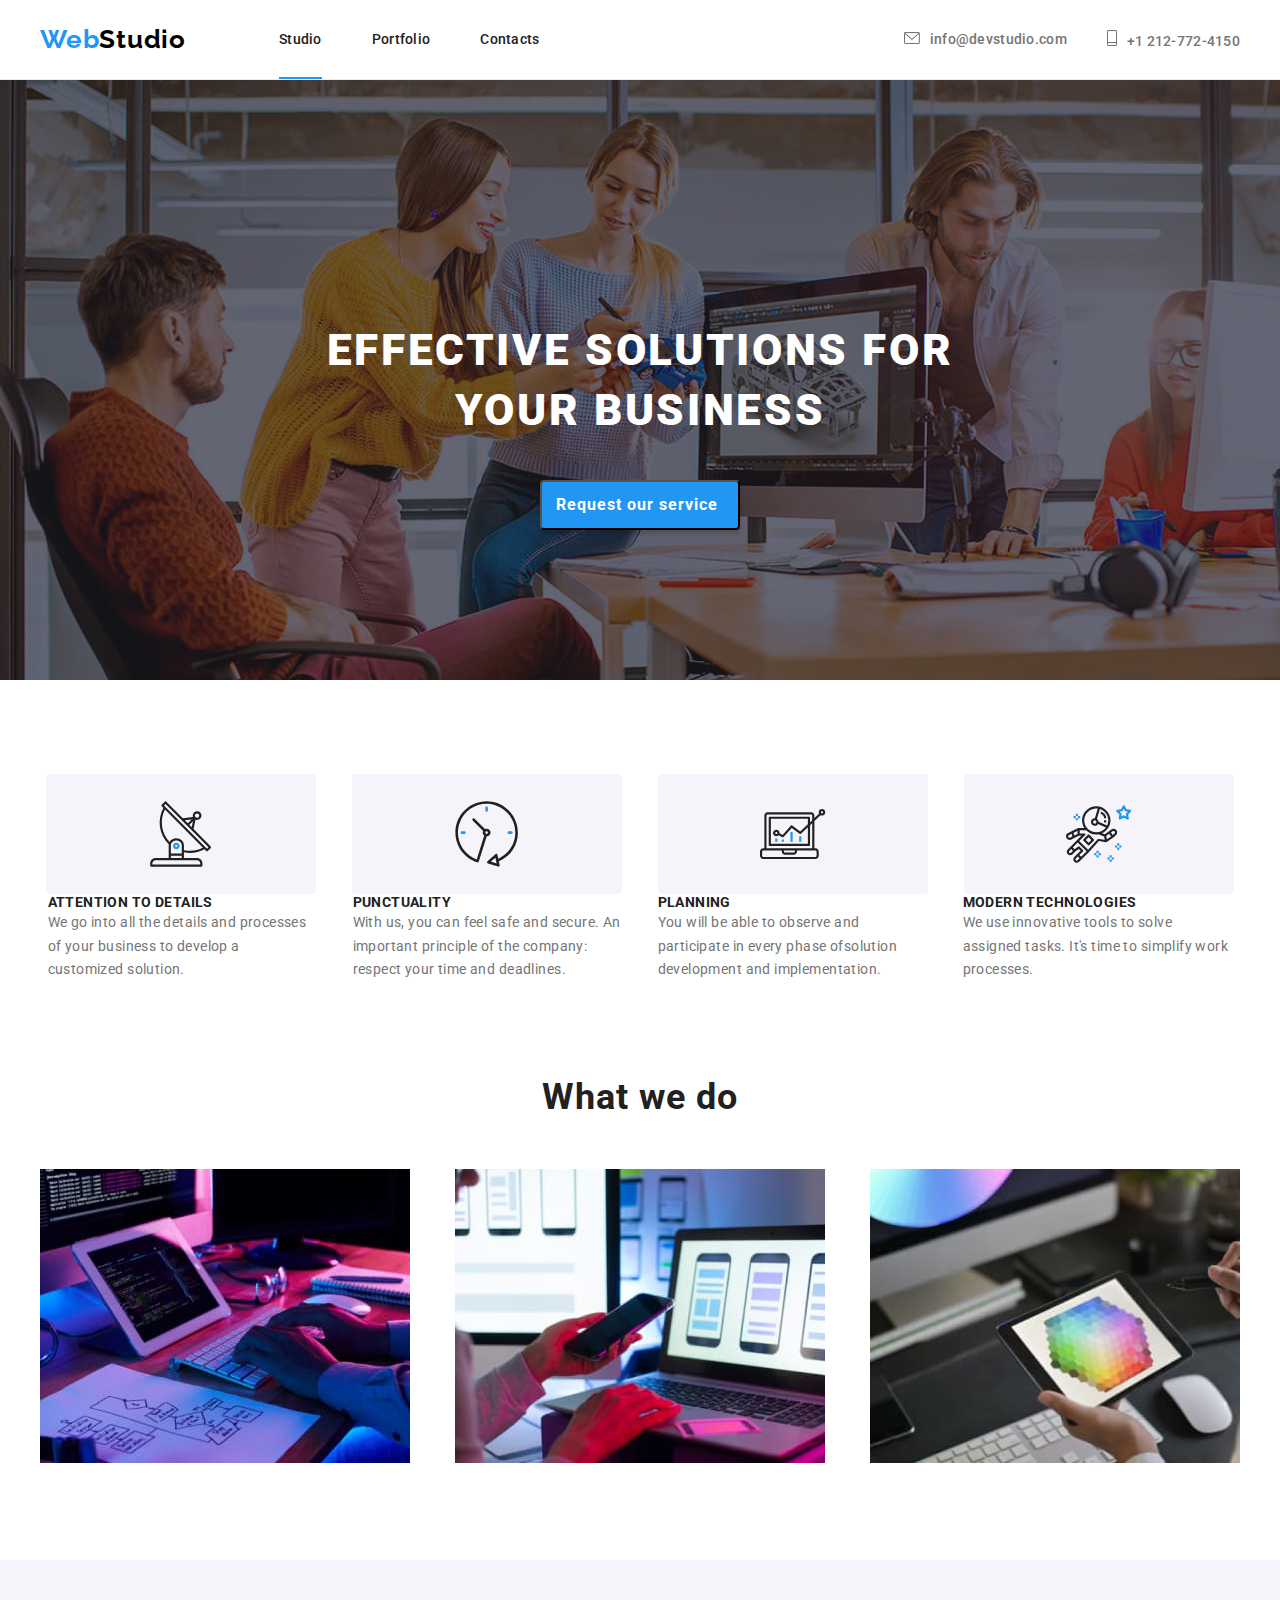
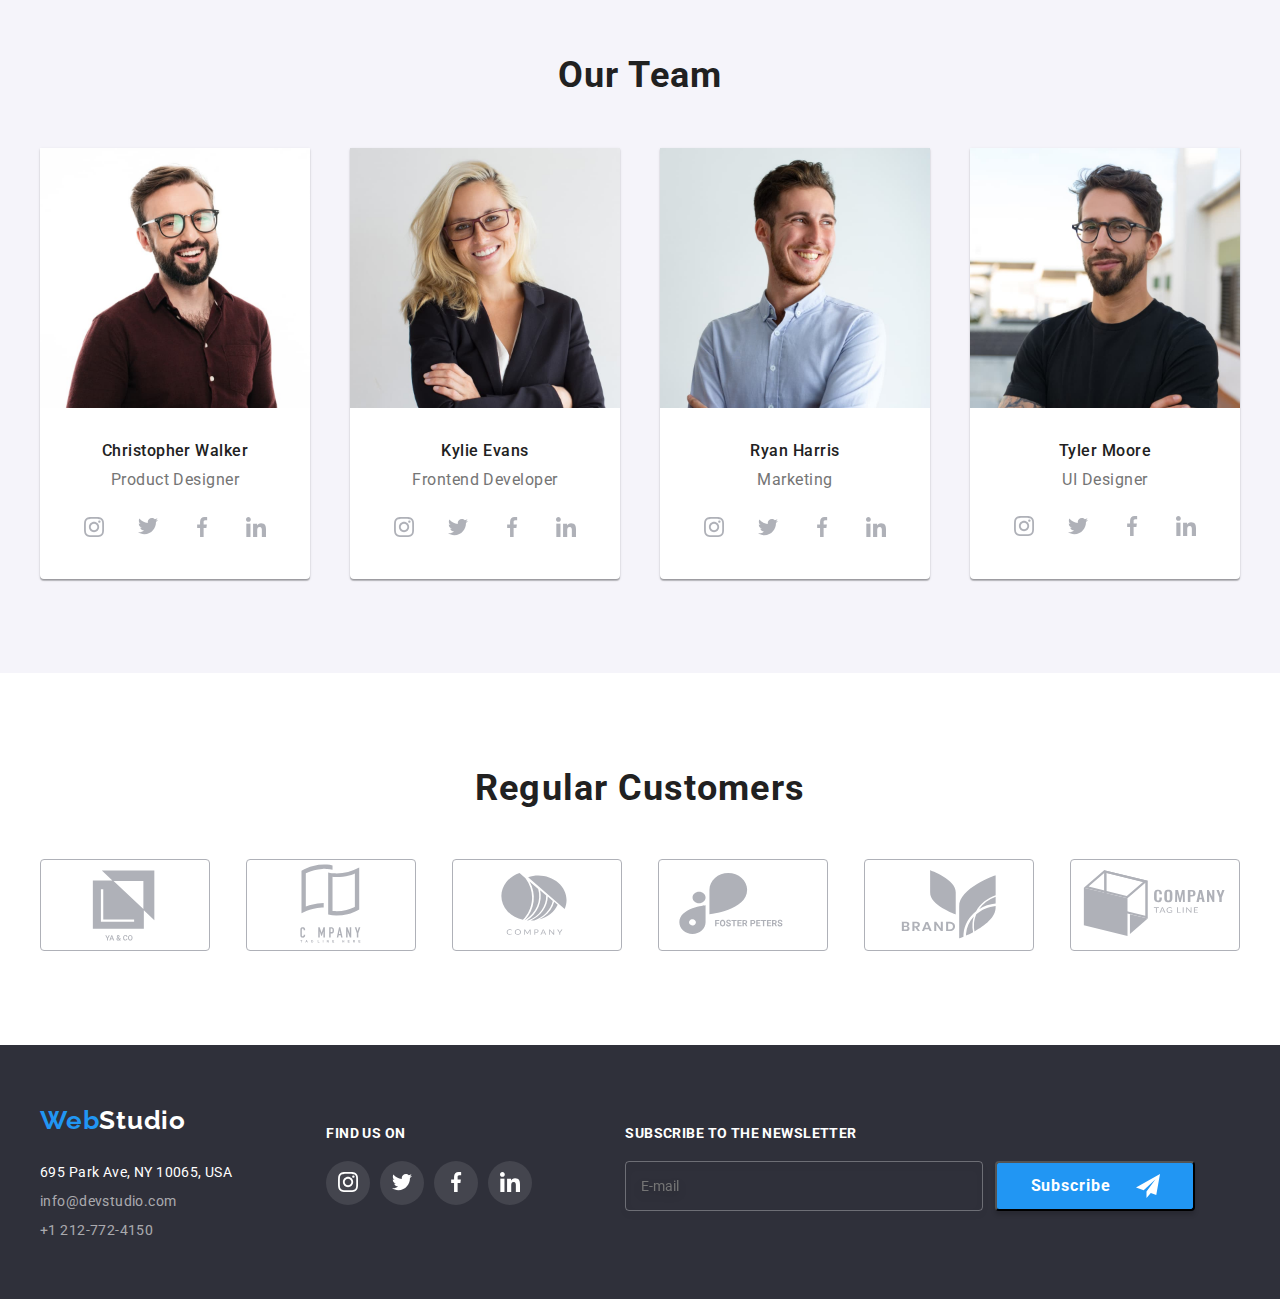
<file: index.html>
<!DOCTYPE html>
<html lang="en">

<head>
  <meta charset="utf-8" />
  <title>Studio</title>
  <link rel="stylesheet" href="https://cdnjs.cloudflare.com/ajax/libs/modern-normalize/1.0.0/modern-normalize.min.css" />
  <link rel="preconnect" href="https://fonts.googleapis.com" />
  <link rel="preconnect" href="https://fonts.gstatic.com" crossorigin />
  <link href="https://fonts.googleapis.com/css2?family=Oleo+Script:wght@400;700&family=Raleway:wght@700&family=Roboto:wght@400;500;700;900&display=swap" rel="stylesheet" />
  <link rel="stylesheet" href="./css/portofoliostyles.css" />
</head>

<body>

  <div data-modal class="modal is-hidden">
    <div class="modal-inner-div">
      <button data-modal-close class="close-button" backdrop>
        <svg width="11" height="11">
          <use href="./images/icons.svg#close-icon"></use>
        </svg>
      </button>

      <div>
        <form name="booking__form" class="booking__form form">
          <h3 class="form__title">Leave your information and we'll call you back</h3>
          <label class="form-item">Name
            <svg width="18" height="18">
              <use href="./images/icons.svg#icon-booking-name"></use>
            </svg>
            <input type="text" name="name" autofocus></label>

          <label class="form-item">Telephone
            <svg width="18" height="18">
              <use href="./images/icons.svg#icon-booking-phone"></use>
            </svg>
            <input type="tel" name="phone"></label>

          <label class="form-item">E-mail
            <svg width="18" height="18">
              <use href="./images/icons.svg#icon-booking-email"></use>
            </svg><input type="email" name="email"></label>

          <label class="form-item">Comments
            <textarea class="" name="comments" placeholder="Enter the text" rows="5"></textarea>
          </label>

          <label class="form-item terms">
            <svg>
              <use href="./images/icons.svg#check-icon"></use>
            </svg>
            <input type="checkbox">
            <span class="replace-checkbox"></span>
            I agree with the letter and accept the
            <a class="terms-link" href="">Terms and Conditions</a>
          </label>
          <button type="submit" class="submit-button form-button ">Send</button>


        </form>
      </div>





    </div>
  </div>


  <!-- Header Section -->
  <header class="header-section">
    <div class="container header-container">
      <nav class="header-left-list">
        <a class="upper-logo link" href="logo.html">Web</a>
        <ul class="navigation-list unstyled-list">
          <li><a class="link navigation-studio active-link" href="index.html">Studio</a></li>
          <li><a class="link nav-portofolio " href="portofolio.html">Portfolio</a></li>
          <li><a class="link navigation-contacts" href="contacts.html">Contacts</a></li>
        </ul>
      </nav>
      <ul class="unstyled-list header-contacts">
        <li><a class="link header-item" href="mailto:info@devstudio.com"></a>
          <svg class="contact-icon" width="16" height="12">
            <use href="./images/icons.svg#icon-envelope"></use>
          </svg>info@devstudio.com</a>
        </li>
        <li><a class="link header-item" href="tel:+12127724150"></a>
          <svg class="contact-icon" width="10" height="16">
            <use href="./images/icons.svg#icon-telephone"></use>
          </svg>+1 212-772-4150</a>
        </li>
      </ul>
    </div>
  </header>
  <!-- Front Section -->
  </div>
  <main class="main-section">
    <div class="container-fluid bg-gray">
      <section class="front-section">
        <h1 class="main-title">EFFECTIVE SOLUTIONS FOR YOUR BUSINESS</h1>
        <button data-modal-open class="request-button" type="button">Request our service</button>
      </section>
    </div>
    <section class="container section">
      <div class="description-icon-list">
        <div class="description-icon">
          <svg width="65.32" height="70">
            <use href="./images/icons.svg#icon-antenna-1"></use>
          </svg>
        </div>
        <div class="description-icon">
          <svg width="65.32" height="70">
            <use href="./images/icons.svg#icon-clock-1"></use>
          </svg>
        </div>
        <div class="description-icon">
          <svg width="65.32" height="70">
            <use href="./images/icons.svg#icon-diagram-1"></use>
          </svg>
        </div>
        <div class="description-icon">
          <svg width="65.32" height="70">
            <use href="./images/icons.svg#icon-astronaut-1"></use>
          </svg>
        </div>
      </div>
      <div class="description-text-list">
        <ul class="unstyled-list description-list">
          <li>
            <h3 class="description-title">ATTENTION TO DETAILS</h3>
            <p class="description-text">We go into all the details and processes of your business to develop a customized solution.</p>
          </li>
          <li>
            <h3 class="description-title">PUNCTUALITY</h3>
            <p class="description-text">With us, you can feel safe and secure. An important principle of the company: respect your time and deadlines.</p>
          </li>
          <li>
            <h3 class="description-title">PLANNING</h3>
            <p class="description-text">You will be able to observe and participate in every phase ofsolution development and implementation.</p>
          </li>
          <li>
            <h3 class="description-title">MODERN TECHNOLOGIES</h3>
            <p class="description-text">We use innovative tools to solve assigned tasks. It's time to simplify work processes.</p>
          </li>
        </ul>
      </div>
      <section class="container">
        <div class="description-services">
          <h2 class="description-section-title">What we do</h2>
          <ul class="unstyled-list description-image-list">
            <li><img class="image-description-section" src="images/Codingontablet.jpg" alt="Coding-on-tablet" /></li>
            <li><img class="image-description-section" src="images/Testingapponphone.jpg" alt="Testing-app-on-phone" /></li>
            <li><img class="image-description-section" src="images/Designontablet.jpg" alt="Design-on-tablet" /></li>
          </ul>
        </div>
      </section>
    </section>
    <div class="container-fluid member-team d-none">
      <section class="container team-section">
        <h2 class="team-section-title">Our Team</h2>
        <ul class="team-list unstyled-list">
          <li class="team-card">
            <img class="image-team-section" src="./images/ChristopherWalker.jpg" alt="Christopher Walker" />
            <h3 class="team-card-title">Christopher Walker</h3>
            <p class="team-card-text">Product Designer</p>
            <div class="social-media-icons">
              <ul class="unstyled-list social-list">
                <li class="team-icon-item"><a class="link" href="#"></a>
                  <svg class="team-social-icon svg-instagram" width="20" height="20">
                    <use href="./images/icons.svg#icon-instagram-2-1"></use>
                  </svg>
                  </a>
                </li>
                <li class="team-icon-item"><a class="link" href="#">
                    <svg class="team-social-icon svg-twitter" width="20" height="20">
                      <use href="./images/icons.svg#icon-twitter-1"></use>
                    </svg>
                  </a>
                </li>
                <li class="team-icon-item"><a class="link" href="#"></a>
                  <svg class="team-social-icon svg-facebook" width="20" height="20">
                    <use href="./images/icons.svg#icon-facebook-1"></use>
                  </svg>
                  </a>
                </li>
                <li class="team-icon-item"><a class="link" href="#"></a>
                  <svg class="team-social-icon svg-linkedin" width="20" height="20">
                    <use href="./images/icons.svg#icon-linkedin-1"></use>
                  </svg>
                  </a>
                </li>
              </ul>
            </div>
          </li>
          <li class="team-card">
            <img class="image-team-section" src="./images/KylieEvans.jpg" alt="Kylie Evans" />
            <h3 class="team-card-title">Kylie Evans</h3>
            <p class="team-card-text">Frontend Developer</p>
            <div class="social-media-icons">
              <ul class="unstyled-list social-list">
                <li class="team-icon-item"><a class="link" href="#"></a>
                  <svg class="team-social-icon" width="20" height="20">
                    <use href="./images/icons.svg#icon-instagram-2-1"></use>
                  </svg>
                  </a>
                </li>
                <li class="team-icon-item"><a class="link" href="#"></a>
                  <svg class="team-social-icon" width="20" height="20">
                    <use href="./images/icons.svg#icon-twitter-1"></use>
                  </svg>
                  </a>
                </li>
                <li class="team-icon-item"><a class="link" href="#"></a>
                  <svg class="team-social-icon" width="20" height="20">
                    <use href="./images/icons.svg#icon-facebook-1"></use>
                  </svg>
                  </a>
                </li>
                <li class="team-icon-item"><a class="link" href="#"></a>
                  <svg class="team-social-icon" width="20" height="20">
                    <use href="./images/icons.svg#icon-linkedin-1"></use>
                  </svg>
                  </a>
                </li>
              </ul>
            </div>
          </li>
          <li class="team-card">
            <img class="image-team-section" src="./images/RyanHarris.jpg" alt="Ryan Harris" />
            <h3 class="team-card-title">Ryan Harris</h3>
            <p class="team-card-text">Marketing</p>
            <div class="social-media-icons">
              <ul class="unstyled-list social-list">
                <li class="team-icon-item"><a class=" link" href="#"></a>
                  <svg class="team-social-icon" width="20" height="20">
                    <use href="./images/icons.svg#icon-instagram-2-1"></use>
                  </svg>
                  </a>
                </li>
                <li class="team-icon-item"><a class="link" href="#"></a>
                  <svg class="team-social-icon" width="20" height="20">
                    <use href="./images/icons.svg#icon-twitter-1"></use>
                  </svg>
                  </a>
                </li>
                <li class="team-icon-item"><a class="link" href="#"></a>
                  <svg class="team-social-icon" width="20" height="20">
                    <use href="./images/icons.svg#icon-facebook-1"></use>
                  </svg>
                  </a>
                </li>
                <li class="team-icon-item"><a class="link" href="#"></a>
                  <svg class="team-social-icon" width="20" height="20">
                    <use href="./images/icons.svg#icon-linkedin-1"></use>
                  </svg>
                  </a>
                </li>
              </ul>
            </div>
          </li>
          <li class="team-card">
            <img class="image-team-section" src="./images/TylerMoore.jpg" alt="Tyler Moore" />
            <h3 class="team-card-title">Tyler Moore</h3>
            <p class="team-card-text">UI Designer</p>
            <div class="social-media-icons">
              <ul class="unstyled-list social-list">
                <li class="team-icon-item">
                  <a class="link" href="#">
                    <svg class="team-social-icon" width="20" height="20">
                      <use href="./images/icons.svg#icon-instagram-2-1"></use>
                    </svg>
                  </a>
                </li>
                <li class="team-icon-item">
                  <a class="link" href="#">
                    <svg class="team-social-icon" width="20" height="20">
                      <use href="./images/icons.svg#icon-twitter-1"></use>
                    </svg>
                  </a>
                </li>
                <li class="team-icon-item">
                  <a class="link" href="#">
                    <svg class="team-social-icon" width="20" height="20">
                      <use href="./images/icons.svg#icon-facebook-1"></use>
                    </svg>
                  </a>
                </li>
                <li class="team-icon-item">
                  <a class="link" href="#">
                    <svg class="team-social-icon" width="20" height="20">
                      <use href="./images/icons.svg#icon-linkedin-1"></use>
                    </svg>
                  </a>
                </li>
              </ul>
            </div>
          </li>
        </ul>
      </section>
    </div>
    <section class="container section">
      <div>
        <h2 class="customers-title">Regular Customers</h2>
        <ul class="unstyled-list regular-customers-list">
          <li class="regular-item-icon">
            <svg class="customer-icon" width="106" height="60">
              <use href="./images/icons.svg#icon-Logo"></use>
            </svg>
          </li>
          <li class="regular-item-icon">
            <svg width="106" height="60">
              <use href="./images/icons.svg#icon-Logo-1"></use>
            </svg>
          </li>
          <li class="regular-item-icon">
            <svg width="106" height="60">
              <use href="./images/icons.svg#icon-Logo-4"></use>
            </svg>
          </li>
          <li class="regular-item-icon">
            <svg width="106" height="60">
              <use href="./images/icons.svg#icon-Logo-3"></use>
            </svg>
          </li>
          <li class="regular-item-icon">
            <svg width="106" height="60">
              <use href="./images/icons.svg#icon-Logo-5"></use>
            </svg>
          </li>
          <li class="regular-item-icon">
            <svg width="106" height="60">
              <use href="./images/icons.svg#icon-Logo-6"></use>
            </svg>
          </li>
        </ul>
      </div>
    </section>
  </main>
  <!-- Contacts -->
  <footer class="footer-section">
    <div class="container footer-container">
      <div class="footer-contacts">
        <a class="lower-logo link" href="logo.html">Web</a>
        <address>
          <ul class="unstyled-list adress-contacts">
            <li><a class="link adress-contacts-adress" href="">695 Park Ave, NY 10065, USA</a></li>
            <li><a class="link adress-contacts-mail" href="mailto:info@devstudio.com">info@devstudio.com</a></li>
            <li><a class="link adress-contacts-phone" href="tel:+12127724150">+1 212-772-4150</a></li>
          </ul>
        </address>
      </div>
      <div class="social-footer">
        <h3 class="footer-social-title">Find us on</h3>
        <ul class="unstyled-list social-footer-list">
          <li class="icon-list-item">
            <a class="link" href="#">
              <svg class="social-footer-icon" width="20" height="20">
                <use href="./images/icons.svg#icon-instagram-2-1"></use>
              </svg>
            </a>
          </li>
          <li class="icon-list-item">
            <a class="link" href="#">
              <svg class="social-footer-icon" width="20" height="20">
                <use href="./images/icons.svg#icon-twitter-1"></use>
              </svg>
            </a>
          </li>
          <li class="icon-list-item">
            <a class="link" href="#">
              <svg class="social-footer-icon" width="20" height="20">
                <use href="./images/icons.svg#icon-facebook-1"></use>
              </svg>
            </a>
          </li>
          <li class="icon-list-item">
            <a class="link" href="#">
              <svg class="social-footer-icon" width="20" height="20">
                <use href="./images/icons.svg#icon-linkedin-1"></use>
              </svg>
            </a>
          </li>
        </ul>
      </div>
      <div>
        <form name="subscribe__form" class="subscribe__form">
          <label class="subscribe__title subscribe-item">Subscribe to the newsletter
            <input class="subscribe__input" type="email" name="email" placeholder="E-mail" />
          </label>
          <button type="submit" class="submit-button">Subscribe
            <svg class="subscribe__icon" width="24" height="24">
              <use href="./images/icons.svg#icon-send"></use>
            </svg>
          </button>
        </form>
      </div>
    </div>
  </footer>
  <script src="./js/modal.js"></script>
</body>

</html>
</file>
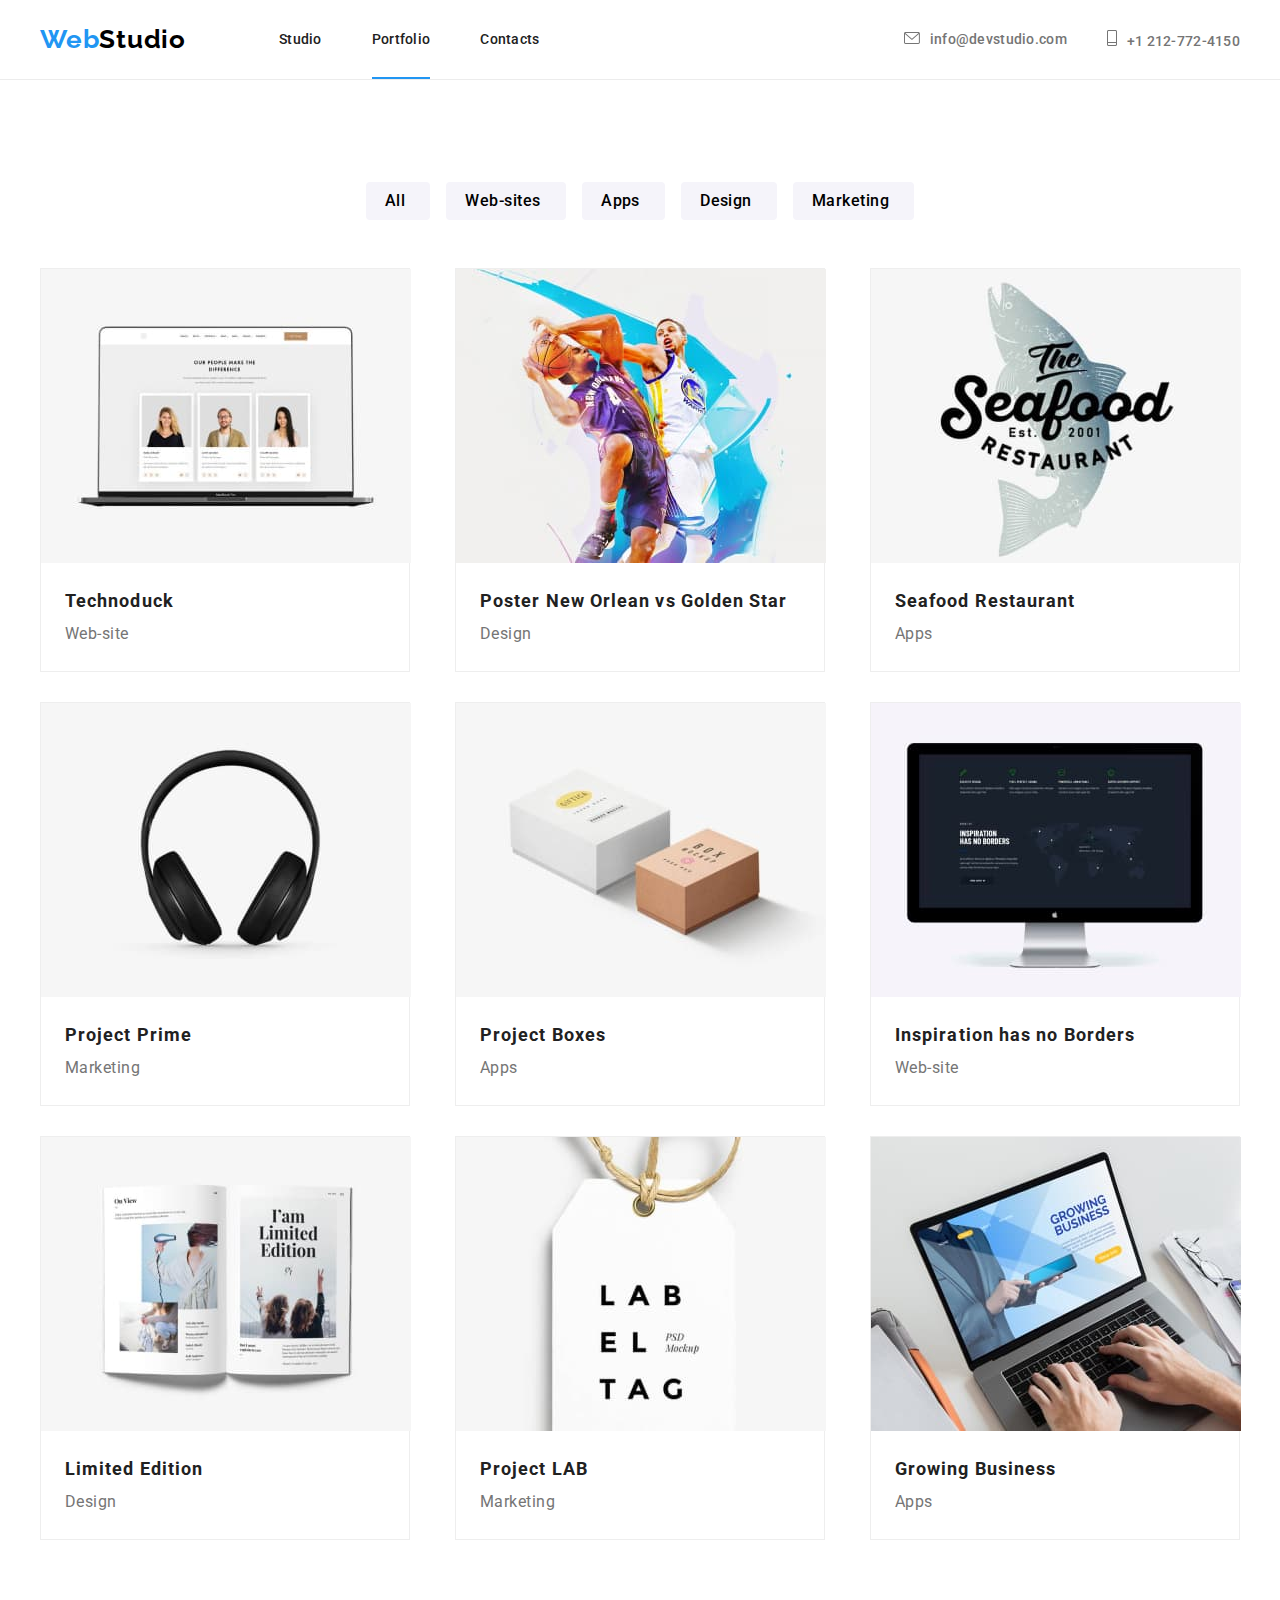
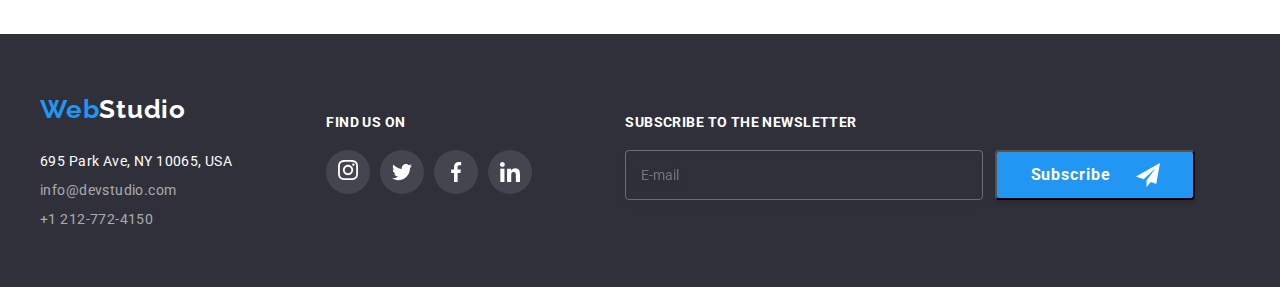
<file: portofolio.html>
<!DOCTYPE html>
<html lang="en">

<head>
  <meta charset="utf-8" />
  <title>Portofolio</title>
  <link rel="stylesheet" href="https://cdnjs.cloudflare.com/ajax/libs/modern-normalize/1.0.0/modern-normalize.min.css" />
  <link rel="preconnect" href="https://fonts.googleapis.com" />
  <link rel="preconnect" href="https://fonts.gstatic.com" crossorigin />
  <link href="https://fonts.googleapis.com/css2?family=Oleo+Script:wght@400;700&family=Raleway:wght@700&family=Roboto:wght@400;500;700;900&display=swap" rel="stylesheet" />
  <link rel="stylesheet" href="./css/portofoliostyles.css" />
</head>

<body>
  <!-- Header Section -->
  <header class="header-section">
    <div class="container header-container">
      <nav class="header-left-list">
        <a class="upper-logo link" href="logo.html">Web</a>
        <ul class="navigation-list unstyled-list">
          <li><a class="link navigation-studio" href="index.html">Studio</a></li>
          <li><a class="link nav-portofolio active-link" href="portofolio.html">Portfolio</a></li>
          <li><a class="link navigation-contacts" href="contacts.html">Contacts</a></li>
        </ul>
      </nav>
      <ul class="unstyled-list header-contacts">
        <li><a class="link header-item" href="mailto:info@devstudio.com"></a>
          <svg class="contact-icon" width="16" height="12">
            <use href="./images/icons.svg#icon-envelope"></use>
          </svg>info@devstudio.com</a>
        </li>
        <li><a class="link header-item" href="tel:+12127724150"></a>
          <svg class="contact-icon" width="10" height="16">
            <use href="./images/icons.svg#icon-telephone"></use>
          </svg>+1 212-772-4150</a>
        </li>
      </ul>
    </div>
  </header>
  <!-- Main Section -->
  <main class="main-section section">
    <div class="container">
      <div>
        <ul class="unstyled-list button-list main-button-list">
          <li><button class="button first-button" type="button">All</button></li>
          <li><button class="button second-button" type="button">Web-sites</button></li>
          <li><button class="button third-button" type="button">Apps</button></li>
          <li><button class="button fourth-button" type="button">Design</button></li>
          <li><button class="button fifth-button" type="button">Marketing</button></li>
        </ul>
      </div>
    </div>
    <!-- Sub Section Portofolio -->
    <section>
      <div class="container">
        <div class="portofolio-all">
          <ul class="unstyled-list portofolio-list">

            <li class="portofolio-card">
              <div class="image-overlay">
                <img class="image" src="./images/Technoduck.jpg" alt="Technoduck" />
                <div class="overlay">
                  <p>Lorem ipsum dolor sit amet consectetur adipisicing elit. Architecto!</p>
                </div>
              </div>

              <h3 class="portofolio-title">Technoduck</h3>
              <p class="portofolio-description">Web-site</p>
            </li>


            <li class="portofolio-card">
              <div class="image-overlay">
                <img class="image" src="./images/PosterNewOrleanvsGoldenStar.jpg" alt="Poster New Orlean" />
                <div class="overlay">
                  <p>Lorem ipsum dolor sit amet consectetur adipisicing elit. Architecto!</p>
                </div>
              </div>

              <h3 class="portofolio-title">Poster New Orlean vs Golden Star</h3>
              <p class="portofolio-description">Design</p>
            </li>


            <li class="portofolio-card">

              <div class="image-overlay">

                <img class="image" src="./images/SeafoodRestaurant.jpg" alt="Seafood Restaurant " />
                <div class="overlay">
                  <p>Lorem ipsum dolor sit amet consectetur adipisicing elit. Architecto!</p>
                </div>
              </div>

              <h3 class="portofolio-title">Seafood Restaurant</h3>
              <p class="portofolio-description">Apps</p>
            </li>


            <li class="portofolio-card">
              <div class="image-overlay">
                <img class="image" src="./images/ProjectPrime.jpg" alt="Project Prime" />
                <div class="overlay">
                  <p>Lorem ipsum dolor sit amet consectetur adipisicing elit. Architecto!</p>
                </div>
              </div>

              <h3 class="portofolio-title">Project Prime</h3>
              <p class="portofolio-description">Marketing</p>
            </li>


            <li class="portofolio-card">
              <div class="image-overlay">
                <img class="image" src="./images/ProjectBoxes.jpg" alt="Project Boxes" />
                <div class="overlay">
                  <p>Lorem ipsum dolor sit amet consectetur adipisicing elit. Architecto!</p>
                </div>
              </div>

              <h3 class="portofolio-title">Project Boxes</h3>
              <p class="portofolio-description">Apps</p>
            </li>


            <li class="portofolio-card">
              <div class="image-overlay">
                <img class="image" src="./images/InspirationhasnoBorders.jpg" alt="Inspiration has no Borders" />
                <div class="overlay">
                  <p>Lorem ipsum dolor sit amet consectetur adipisicing elit. Architecto!</p>
                </div>
              </div>

              <h3 class="portofolio-title">Inspiration has no Borders</h3>
              <p class="portofolio-description">Web-site</p>
            </li>


            <li class="portofolio-card">
              <div class="image-overlay">
                <img class="image" src="./images/LimitedEdition.jpg" alt="Limited Edition" />
                <div class="overlay">
                  <p>Lorem ipsum dolor sit amet consectetur adipisicing elit. Architecto!</p>
                </div>
              </div>

              <h3 class="portofolio-title">Limited Edition</h3>
              <p class="portofolio-description">Design</p>
            </li>


            <li class="portofolio-card">
              <div class="image-overlay">
                <img class="image" src="./images/ProjectLAB.jpg" alt="Project LAB" />
                <div class="overlay">
                  <p>Lorem ipsum dolor sit amet consectetur adipisicing elit. Architecto!</p>
                </div>
              </div>

              <h3 class="portofolio-title">Project LAB</h3>
              <p class="portofolio-description">Marketing</p>
            </li>


            <li class="portofolio-card">
              <div class="image-overlay">
                <img class="image" src="./images/GrowingBusiness.jpg" alt="Growing Business" />
                <div class="overlay">
                  <p>Lorem ipsum dolor sit amet consectetur adipisicing elit. Architecto!</p>
                </div>
              </div>

              <h3 class="portofolio-title">Growing Business</h3>
              <p class="portofolio-description">Apps</p>
            </li>
          </ul>
        </div>
      </div>
    </section>
  </main>
  <!-- Footer Section -->
  <footer class="footer-section">
    <div class="container footer-container">
      <div class="footer-contacts">
        <a class="lower-logo link" href="logo.html">Web</a>
        <address>
          <ul class="unstyled-list adress-contacts">
            <li><a class="link adress-contacts-adress" href="">695 Park Ave, NY 10065, USA</a>
            </li>
            <li><a class="link adress-contacts-mail" href="mailto:info@devstudio.com">info@devstudio.com</a>
            </li>
            <li><a class="link adress-contacts-phone" href="tel:+12127724150">+1 212-772-4150</a>
            </li>
          </ul>
        </address>
      </div>
      <div class="social-footer">
        <h3 class="footer-social-title">Find us on</h3>
        <ul class="unstyled-list social-footer-list">
          <li class="icon-list-item"><a class="link" href="#">
              <svg class="social-footer-icon" width="20" height="20">
                <use href="./images/icons.svg#icon-instagram-2-1"></use>
              </svg>
            </a>
          </li>
          <li class="icon-list-item"><a class="link" href="#"></a>
            <svg class="social-footer-icon" width="20" height="20">
              <use href="./images/icons.svg#icon-twitter-1"></use>
            </svg>
            </a>
          </li>
          <li class="icon-list-item"><a class="link" href="#"></a>
            <svg class="social-footer-icon" width="20" height="20">
              <use href="./images/icons.svg#icon-facebook-1"></use>
            </svg>
            </a>
          </li>
          <li class="icon-list-item"><a class="link" href="#"></a>
            <svg class="social-footer-icon" width="20" height="20">
              <use href="./images/icons.svg#icon-linkedin-1"></use>
            </svg>
            </a>
          </li>
        </ul>
      </div>
      <div>
        <form name="subscribe__form" class="subscribe__form">
          <label class="subscribe__title subscribe-item">Subscribe to the newsletter
            <input class="subscribe__input" type="email" name="email" placeholder="E-mail" />
          </label>
          <button type="submit" class="submit-button">Subscribe
            <svg class="subscribe__icon" width="24" height="24">
              <use href="./images/icons.svg#icon-send"></use>
            </svg>
          </button>
        </form>
      </div>
    </div>
  </footer>
</body>

</html>
</file>
<file: css/portofoliostyles.css>
body {
    --brand-blue: #2196F3;
    --brand-black: #212121;
    --brand-grey: #757575;
    --brand-b-grey: #2F303A;
    --brand-bb-grey: #2F303A66;
    --box-shadow_1-8-12: 0px 3px 1px rgba(0, 0, 0, 0.1), 0px 1px 2px rgba(0, 0, 0, 0.08), 0px 2px 2px rgba(0, 0, 0, 0.12);
}

body {
    font-family: 'Roboto';
    font-style: normal;
    font-weight: 400;
    font-size: 14px;
    color: var(--brand-black);
}

/* Global*/
* {
    margin-block-start: 0px;
    margin-block-end: 0px;
    margin-inline-start: 0px;
    margin-inline-end: 0px;
    padding-inline-start: 0px;
}

.bg-gray {
    background: linear-gradient(rgba(47, 48, 58, 0.4), rgba(47, 48, 58, 0.4)), url(../images/background-studio.jpg);
}

.header-section,
.main-section,
.footer-section {
    width: 100%
}

.container-fluid {
    width: 100%;
}

.container {
    width: 1200px;
    margin: 0 auto;
}

.description-list {
    display: flex;
    justify-content: center;
    gap: 35px;
}

.section {
    padding-top: 94px;
    padding-bottom: 94px;
}

.navigation-list,
.header-right-list {
    align-items: center;
}

.navigation-list {
    margin-left: 93px;
}

.active-link {
    position: relative;
}

.active-link::after {
    content: "";
    border-bottom: 2px solid var(--brand-blue);
    position: absolute;
    width: 100%;
    bottom: -32px;
    left: 0;
}

.navigation-list li a:hover,
.navigation-list li a:focus {
    color: var(--brand-blue);
}

.navigation-studio:hover {
    color: var(--brand-blue);
    cursor: pointer;
}

.navigation-portofolio:hover {
    color: var(--brand-blue);
}

.navigation-contacts:hover {
    color: var(--brand-blue);
}

.nav-portofolio:hover {
    color: var(--brand-blue);
}

.nav-handler {
    display: flex;
    align-items: center;
}

.header-right-list {
    display: inline-block;
}

.contact-icon {
    fill: var(--brand-grey);
    margin-right: 10px;
}

.header-section {
    background: #FFFFFF;
    display: flex;
    border-bottom: 1px solid #ECECEC;

}

.navigation-list {
    display: flex;
    flex-direction: row;
    justify-content: center;
    gap: 50px;
}

.main-button-list {
    display: flex;
    justify-content: center;
    padding-inline-start: 0px;
    padding-inline-start: 0px;
    margin-block-start: 0px;
    margin-block-end: 0px;
}

.modal {
    background: rgba(0, 0, 0, 0.2);
    position: fixed;
    width: 100%;
    height: 100%;
    z-index: 99;
    display: flex;
    justify-content: center;
    align-items: center;
    transition: opacity 250ms cubic-bezier(0.4, 0, 0.2, 1), visibility 250ms cubic-bezier(0.4, 0, 0.2, 1);
    opacity: 1;
    visibility: visible;
}

.modal-inner-div {
    width: 528px;
    height: 581px;
    left: 50%;
    top: 50%;
    background: #FFFFFF;
    box-shadow: 0px 1px 3px rgb(0 0 0 / 12%), 0px 1px 1px rgb(0 0 0 / 14%), 0px 2px 1px rgb(0 0 0 / 20%);
    border-radius: 4px;
    position: absolute;
    transform: translate(-50%, -50%);
    transition: transform 250ms cubic-bezier(0.4, 0, 0.2, 1);
}

.is-hidden {
    visibility: hidden;
    opacity: 0;
}

.close-button {
    position: absolute;
    top: 10px;
    right: 10px;
    border-radius: 50%;
    border: 1px solid rgba(0, 0, 0, 0.1);
    background: #FFFFFF;
    padding: 0px 0px;
    width: 30px;
    height: 30px;
    cursor: pointer;
}

.close-button :hover {
    color: var(--brand-blue);
}

.close-button:hover svg {
    fill: var(--brand-blue);
}


.form.booking__form {
    display: inline-flex;
    flex-direction: column;

}

.booking__form {
    display: flex;
    flex-direction: column;
    padding: 40px;
    gap: 10px;
}

.form__title {
    font-family: 'Roboto';
    font-style: normal;
    font-weight: 700;
    font-size: 20px;
    line-height: 23px;
    text-align: center;
    letter-spacing: 0.03em;
    color: #212121;
}

.booking__form input,
textarea {
    border: 1px solid rgba(33, 33, 33, 0.2);
    border-radius: 4px;
    width: 448px;
    height: 40px;
    padding-left: 35px;
}

.form-item {
    position: relative;
    display: flex;
    flex-direction: column;
    gap: 4px;
    font-weight: 400;
    font-size: 12px;
    line-height: 14px;
    letter-spacing: 0.01em;
    color: var(--brand-grey)
}

.form-item svg {
    position: absolute;
    top: 50%;
    left: 15px;
}

.booking__form textarea {
    resize: none;
    width: 448px;
    height: 120px;
    padding: 12px 16px;
}

.form-item.terms {
    flex-direction: row;
    gap: 10px;
    margin-top: 10px;
}

.form-item:focus-within {
    fill: var(--brand-blue);
}

.form-item input:focus-within {
    border: 1px solid var(--brand-blue);
    outline: none;
}

.form-item textarea:focus-within {
    border: 1px solid var(--brand-blue);
    outline: none;
}

.terms-link {
    margin-left: -6px;
}

.replace-checkbox {
    width: 15px;
    height: 15px;
    border: 2px solid black;
    border-radius: 2px;
}

.terms-link {
    color: var(--brand-blue)
}

.booking__form input[type="checkbox"]:checked+.replace-checkbox {
    background-color: var(--brand-blue);
    border: var(--brand-blue)
}

.booking__form input[type="checkbox"] {
    display: none;
}

.terms svg {
    width: 11px;
    height: 8px;
    position: absolute;
    fill: white;
    top: 4px;
    left: 3px;

}

.form-button {
    margin: 19px 125px 0px
}

.portofolio-all {
    display: flex;
    justify-content: space-between
}

.portofolio-list {
    display: flex;
    flex-wrap: wrap;
    padding-inline-start: 0px;
    margin-block-start: 0em;
    margin-block-end: 0em;
    justify-content: space-between;
    gap: 30px;
    padding-top: 40px;
}

.portofolio-card li {
    display: flex;
    flex-direction: row;
}

.header-left-list {
    display: inline-flex;
    justify-content: flex-start;
}

.upper-logo::after {
    content: "Studio";
    color: black;
}

.lower-logo::after {
    content: "Studio";
    color: white;
}

.lower-logo {
    display: inline-block;
}

.upper-logo,
.lower-logo {
    font-family: 'Raleway';
    font-style: normal;
    font-weight: 700;
    font-size: 26px;
    line-height: 31px;
    letter-spacing: 0.03em;
    color: var(--brand-blue);
}

.navigation-list a {
    font-weight: 500;
    line-height: 1.2;
    letter-spacing: 0.02em;
}

.front-section {
    width: 1200px;
    height: 600px;
    position: relative;
    margin: 0 auto;
}

.main-title {
    font-weight: 900;
    font-size: 44px;
    line-height: 60px;
    text-align: center;
    letter-spacing: 0.06em;
    text-transform: uppercase;
    color: #FFFFFF;
    position: absolute;
    width: 700px;
    height: 120px;
    left: 50%;
    margin-left: -350px;
    top: 50%;
    margin-top: -60px;
}

.request-button {
    position: absolute;
    width: 200px;
    height: 50px;
    left: 50%;
    margin-left: -100px;
    top: 50%;
    margin-top: 100px;
    background: var(--brand-blue);
    box-shadow: 0px 4px 4px rgba(0, 0, 0, 0.15);
    border-radius: 4px;
    font-style: normal;
    font-weight: 700;
    font-size: 16px;
    line-height: 1.9;
    text-align: center;
    letter-spacing: 0.06em;
    color: #FFFFFF;
    cursor: pointer;
}

.nav-studio,
.nav-portofolio {
    color: var(--brand-blue)
}

.header-item {
    color: var(--brand-grey)
}

.navigation-portofolio,
.navigation-contacts,
.navigation-studio {
    color: var(--brand-black);
}

.header-container {
    display: flex;
    padding-top: 24px;
    padding-bottom: 24px;
}

.nav-portofolio {
    color: var(--brand-black)
}

.unstyled-list {
    list-style: none;
}

.link {
    text-decoration: none;
}

.header-contacts {
    display: inline-flex;
    margin-left: auto;
    gap: 40px;
    align-items: center;
}

.header-contacts li {
    font-weight: 500;
    line-height: 1.2;
    letter-spacing: 0.02em;
    color: var(--brand-grey);
}

.header-contacts li .link svg {
    margin-right: 10px;
}

.header-contacts li:hover {
    color: var(--brand-blue);
    cursor: pointer;
}

.header-contacts .header-item:hover {
    color: var(--brand-blue);
}

.header-contacts li:hover svg {
    fill: var(--brand-blue);
}

.button {
    background: #F5F4FA;
    border-radius: 4px;
    font-weight: 500;
    font-size: 16px;
    line-height: 1.6;
    text-align: center;
    letter-spacing: 0.03em;
    cursor: pointer;
    border: none;
    height: 38px;
    margin: 8px;
}

.first-button {
    width: 64px;
}

.second-button {
    width: 120px;
}

.third-button {
    width: 83px;
}

.fourth-button {
    width: 96px;
}

.fifth-button {
    width: 121px;
}

.adress-contacts {
    padding-left: 0;
}

.button-on-hover {
    background: var(--brand-blue);
    box-shadow: var(--box-shadow_1-8-12);
    border-radius: 4px;
    color: #FFFFFF;
}

.button:hover {
    border-radius: 4px;
    background: var(--brand-blue);
    box-shadow: var(--box-shadow_1-8-12);
    border-radius: 4px;
    color: #FFFFFF;
}

.button:focus {
    border-radius: 4px;
    background: var(--brand-blue);
    box-shadow: var(--box-shadow_1-8-12);
    border-radius: 4px;
    color: #FFFFFF;
}

.description-images {
    padding-top: 94px;
}

.description-icon-list {
    display: flex;
    gap: 30px;
    justify-content: space-evenly;
}

.description-icon {
    display: flex;
    width: 270px;
    height: 120px;
    background: #F5F4FA;
    border-radius: 4px;
    justify-content: center;
    align-items: center;
}

.description-list>li {
    display: flex;
    flex-direction: column;
}

.description-title {
    font-weight: 700;
    font-size: 14px;
    line-height: 1.2;
    letter-spacing: 0.03em;
    text-transform: uppercase;
    color: var(--brand-black);
}

.description-image-list {
    display: flex;
    flex-direction: row;
    padding-inline-start: 0px;
    justify-content: space-between;
}

.description-text-list {
    display: flex;
    justify-content: space-evenly;
}

.description-text {
    font-size: 14px;
    line-height: 1.7;
    letter-spacing: 0.03em;
    color: var(--brand-grey);
    width: 270px;
}

.description-section-title {
    font-weight: 700;
    font-size: 36px;
    line-height: 1.2;
    text-align: center;
    letter-spacing: 0.03em;
    color: var(--brand-black);
    padding-bottom: 50px;
    padding-top: 94px
}

.image-description-section {
    width: 370px;
    height: 294px;
    /* background: url(.jpg); */
    mix-blend-mode: normal;
}

.member-team {
    background-color: #F5F4FA;
}

.team-list {
    display: flex;
    flex-direction: row;
    padding-inline-start: 0px;
    justify-content: space-between;
}

.team-section {
    padding-bottom: 94px;
    padding-top: 94px;
}

.team-section-title {
    font-weight: 700;
    font-size: 36px;
    line-height: 1.2;
    text-align: center;
    letter-spacing: 0.03em;
    color: var(--brand-black);
    padding-bottom: 50px;
}

.image-team-section {
    width: 270px;
    height: 260px;
    left: 215px;
    top: 1635px;
    /* background: url(.jpg); */
    border-radius: 0px;
    margin-bottom: 30px;
}

.team-card {
    width: 270px;
    padding-bottom: 30px;
    background: #FFFFFF;
    box-shadow: 0px 1px 3px rgba(0, 0, 0, 0.12), 0px 1px 1px rgba(0, 0, 0, 0.14), 0px 2px 1px rgba(0, 0, 0, 0.2);
    border-radius: 0px 0px 4px 4px;
}

.team-card-title {
    font-weight: 500;
    font-size: 16px;
    line-height: 1.2;
    text-align: center;
    letter-spacing: 0.03em;
    color: var(--brand-black);
    margin-bottom: 10px;
}

.team-card-text {
    font-size: 16px;
    line-height: 1.2;
    text-align: center;
    letter-spacing: 0.03em;
    color: var(--brand-grey);
}

.social-list {
    display: flex;
    gap: 10px;
    padding-inline-start: 0px;
    justify-content: center;
}

.team-icon-item:hover {
    background-color: var(--brand-blue);
    border-radius: 50%;
    cursor: pointer;
}

.team-icon-item:hover svg {
    fill: #FFFFFF;
}

.team-social-icon {
    fill: #AFB1B8;
}

.team-icon-item {
    display: flex;
    justify-content: center;
    align-items: center;
    width: 44px;
    height: 44px;
    background: #FFFFFF;
}

.social-media-icons {
    display: flex;
    justify-content: center;
    margin-top: 16px;
}

.image {
    width: 370px;
    height: 294px;
}

.portofolio-card {
    box-sizing: border-box;
    width: 370px;
    height: 404px;
    background: #FFFFFF;
    border: 1px solid #EEEEEE;
}

.portofolio-card:hover {
    box-shadow: 0px 1px 3px rgba(0, 0, 0, 0.12), 0px 1px 1px rgba(0, 0, 0, 0.14), 0px 2px 1px rgba(0, 0, 0, 0.2);
    cursor: pointer;
}

.image-overlay {
    position: relative;
    width: 370px;
    height: 294px;
    margin-left: auto;
    margin-right: auto;
    overflow: hidden
}

.portofolio-card:hover .overlay {
    transform: translatey(0);
}

.overlay {
    position: absolute;
    top: 0;
    left: 0;
    width: 100%;
    height: 100%;
    background-color: var(--brand-blue);
    transform: translatey(100%);
    transition: transform 250ms cubic-bezier(0.4, 0, 0.2, 1);
    opacity: 0.8;
}

.overlay>p {
    color: #fff;
    padding: 100px;
    margin: 0;
    font-size: 18px;
}

.portofolio-title {
    font-weight: 700;
    font-size: 18px;
    line-height: 2;
    letter-spacing: 0.06em;
    margin-left: 24px;
    margin-top: 20px;
    margin-right: 24px;
}

.portofolio-description {
    font-size: 16px;
    line-height: 1.9;
    letter-spacing: 0.03em;
    color: var(--brand-grey);
    margin: 0 24px 20px 24px;
}

.customers-title {
    font-weight: 700;
    font-size: 36px;
    line-height: 42px;
    text-align: center;
    letter-spacing: 0.03em;
    margin-top: 0px;
    margin-bottom: 50px;
}

.regular-customers-list {
    display: flex;
    padding-inline-start: 0px;
    margin-block-start: 0px;
    margin-block-end: 0px;
    justify-content: space-between;
}


.regular-customers-list :hover {
    border-color: var(--brand-blue);
    border-radius: 4px;
    cursor: pointer;
    fill: var(--brand-blue);
}

.regular-item-icon>svg {
    display: flex;
    width: 170px;
    height: 92px;
    border: 1px solid #AFB1B8;
    border-radius: 4px;
    fill: #AFB1B8;
}

.footer-section {
    background: var(--brand-b-grey);
    padding-top: 60px;
    padding-bottom: 60px;
}

.footer-container {
    display: flex
}

.footer-contacts .social-footer {
    display: flex;
    flex-direction: column
}

.adress-contacts {
    margin-top: 28px;
    margin-bottom: 0;
}

.adress-contacts li {
    margin-bottom: 12px;
}

.adress-contacts li:last-child {
    margin-bottom: 0;
}

.adress-contacts a {
    font-style: normal;
    font-weight: 400;
    font-size: 14px;
    line-height: 1.2;
    letter-spacing: 0.03em;
}

.adress-contacts-adress {
    color: #FFFFFF;
}

.adress-contacts-mail,
.adress-contacts-phone {
    color: rgba(255, 255, 255, 0.6);
}

.social-footer {
    margin-left: 94px;
    margin-top: 20px;
}

.social-footer-list {
    display: flex;
    gap: 10px;
    padding-inline-start: 0px;
}

.footer-social-title {
    font-weight: 700;
    font-size: 14px;
    line-height: 16px;
    letter-spacing: 0.03em;
    text-transform: uppercase;
    color: #FFFFFF;
    margin-top: 0px;
    margin-bottom: 20px;
}

.social-footer-icon {
    fill: #FFFFFF
}

.icon-list-item {
    display: flex;
    justify-content: center;
    align-items: center;
    width: 44px;
    height: 44px;
    background: rgba(255, 255, 255, 0.1);
    border-radius: 50%;
}

.social-footer-list li:hover {
    background-color: var(--brand-blue);
    cursor: pointer;
}

.subscribe__form {
    display: flex;
    margin-top: 20px;
    margin-left: 93px;
    gap: 12px;
}

.subscribe-item {
    display: flex;
    flex-direction: column;
}

.subscribe__title {
    font-style: normal;
    font-weight: 700;
    font-size: 14px;
    line-height: 16px;
    letter-spacing: 0.03em;
    text-transform: uppercase;
    color: #FFFFFF;
    gap: 20px;
}

.subscribe__input {
    box-sizing: border-box;
    width: 358px;
    height: 50px;
    border: 1px solid rgba(255, 255, 255, 0.3);
    filter: drop-shadow(0px 4px 4px rgba(0, 0, 0, 0.15));
    border-radius: 4px;
    padding: 15px;
    background-color: transparent;
    outline: none;
    color: white;
}

.subscribe__icon {
    fill: #FFFFFF;
}

.submit-button {
    letter-spacing: 0.06em;
    color: #FFFFFF;
    width: 200px;
    height: 50px;
    background: var(--brand-blue);
    box-shadow: 0px 4px 4px rgba(0, 0, 0, 0.15);
    border-radius: 4px;
    font-weight: 700;
    font-size: 16px;
    line-height: 30px;
    display: flex;
    align-items: center;
    text-align: center;
    justify-content: center;
    gap: 25px;
    padding: 0px 0px;
    margin-top: 36px;
    cursor: pointer;
}
</file>
